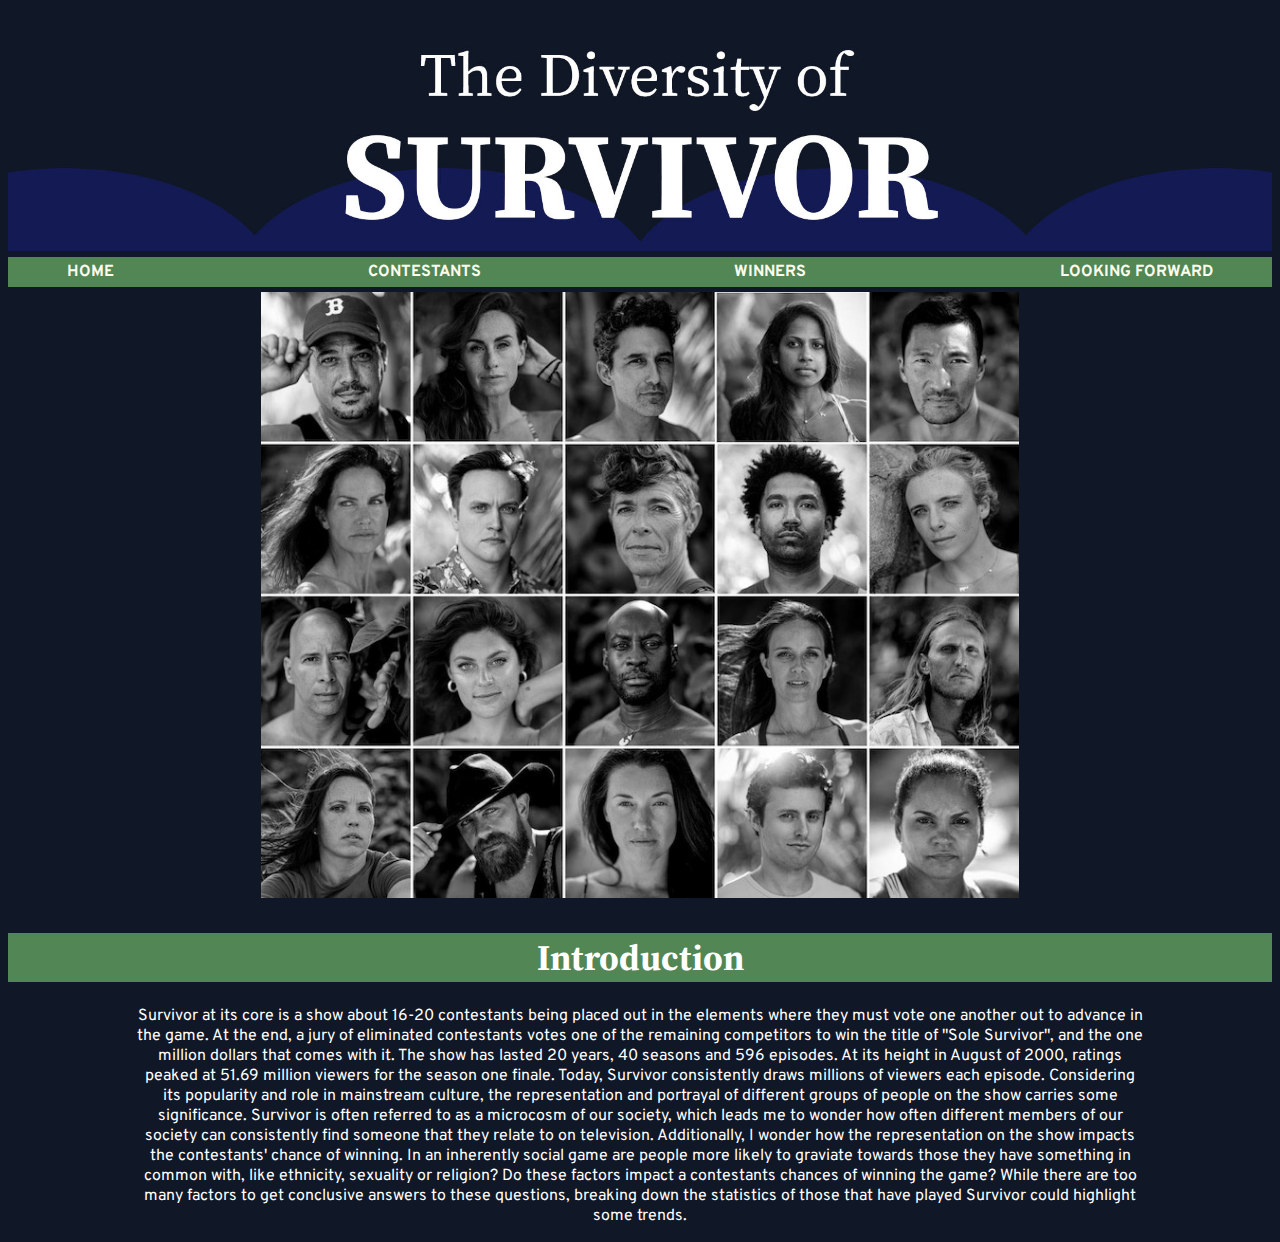
<file: index.html>
<!DOCTYPE html>

<html lang="en">
<head>
  <meta charset="utf-8">
  <meta name="author" content="Jack Anstine">
  <meta name="keywords" content="Jack Anstine, J4502"/>
  <title>Jack Anstine's final website</title>
<link href="https://fonts.googleapis.com/css2?family=Overpass&family=Source+Serif+Pro:wght@600&display=swap" rel="stylesheet">
<link rel="stylesheet" type="text/css" href="styles.css">
</head>

<body>
<section id="header">
  <img src="Banner.jpg" alt="Diversity of Survivor Title Banner."/>
</section>

<div id="navbar">
      <section id="navigation">
        <nav class="nav">
  <a href="index.html">Home</a> &nbsp; &nbsp; &nbsp; &nbsp; &nbsp; <a href="contestants.html">Contestants</a> &nbsp; &nbsp; &nbsp; &nbsp; &nbsp; <a href="winners.html">Winners</a> &nbsp; &nbsp; &nbsp; &nbsp; &nbsp; <a href="lookingforward.html">Looking Forward</a>
</nav>
  </section>
</div>

</section>
  <section id="waw">
<img src="WAW.jpg" alt="Survivor 40 Cast Photo. Why I chose this topic."/>
</section>
<section id="topic">
<h1>
Introduction
</h1>
</section>

<section id=introduction>
<p>
Survivor at its core is a show about 16-20 contestants being placed out in the elements where they must vote one another out to advance in the game. At the end, a jury of eliminated contestants votes one of the remaining competitors to win the title of "Sole Survivor", and the one million dollars that comes with it.
The show has lasted 20 years, 40 seasons and 596 episodes. At its height in August of 2000, ratings peaked at 51.69 million viewers for the season one finale. Today, Survivor consistently draws millions of viewers each episode.
Considering its popularity and role in mainstream culture, the representation and portrayal of different groups of people on the show carries some significance. Survivor is often referred to as a microcosm of our society, which leads me to wonder how often different members of our society can consistently find someone that they relate to on television. Additionally, I wonder how the representation on the show impacts the contestants' chance of winning. In an inherently social game are people more likely to graviate towards those they have something in common with, like ethnicity, sexuality or religion? Do these factors impact a contestants chances of winning the game? While there are too many factors to get conclusive answers to these questions, breaking down the statistics of those that have played Survivor could highlight some trends.
</p>
</section>
</html>
</file>
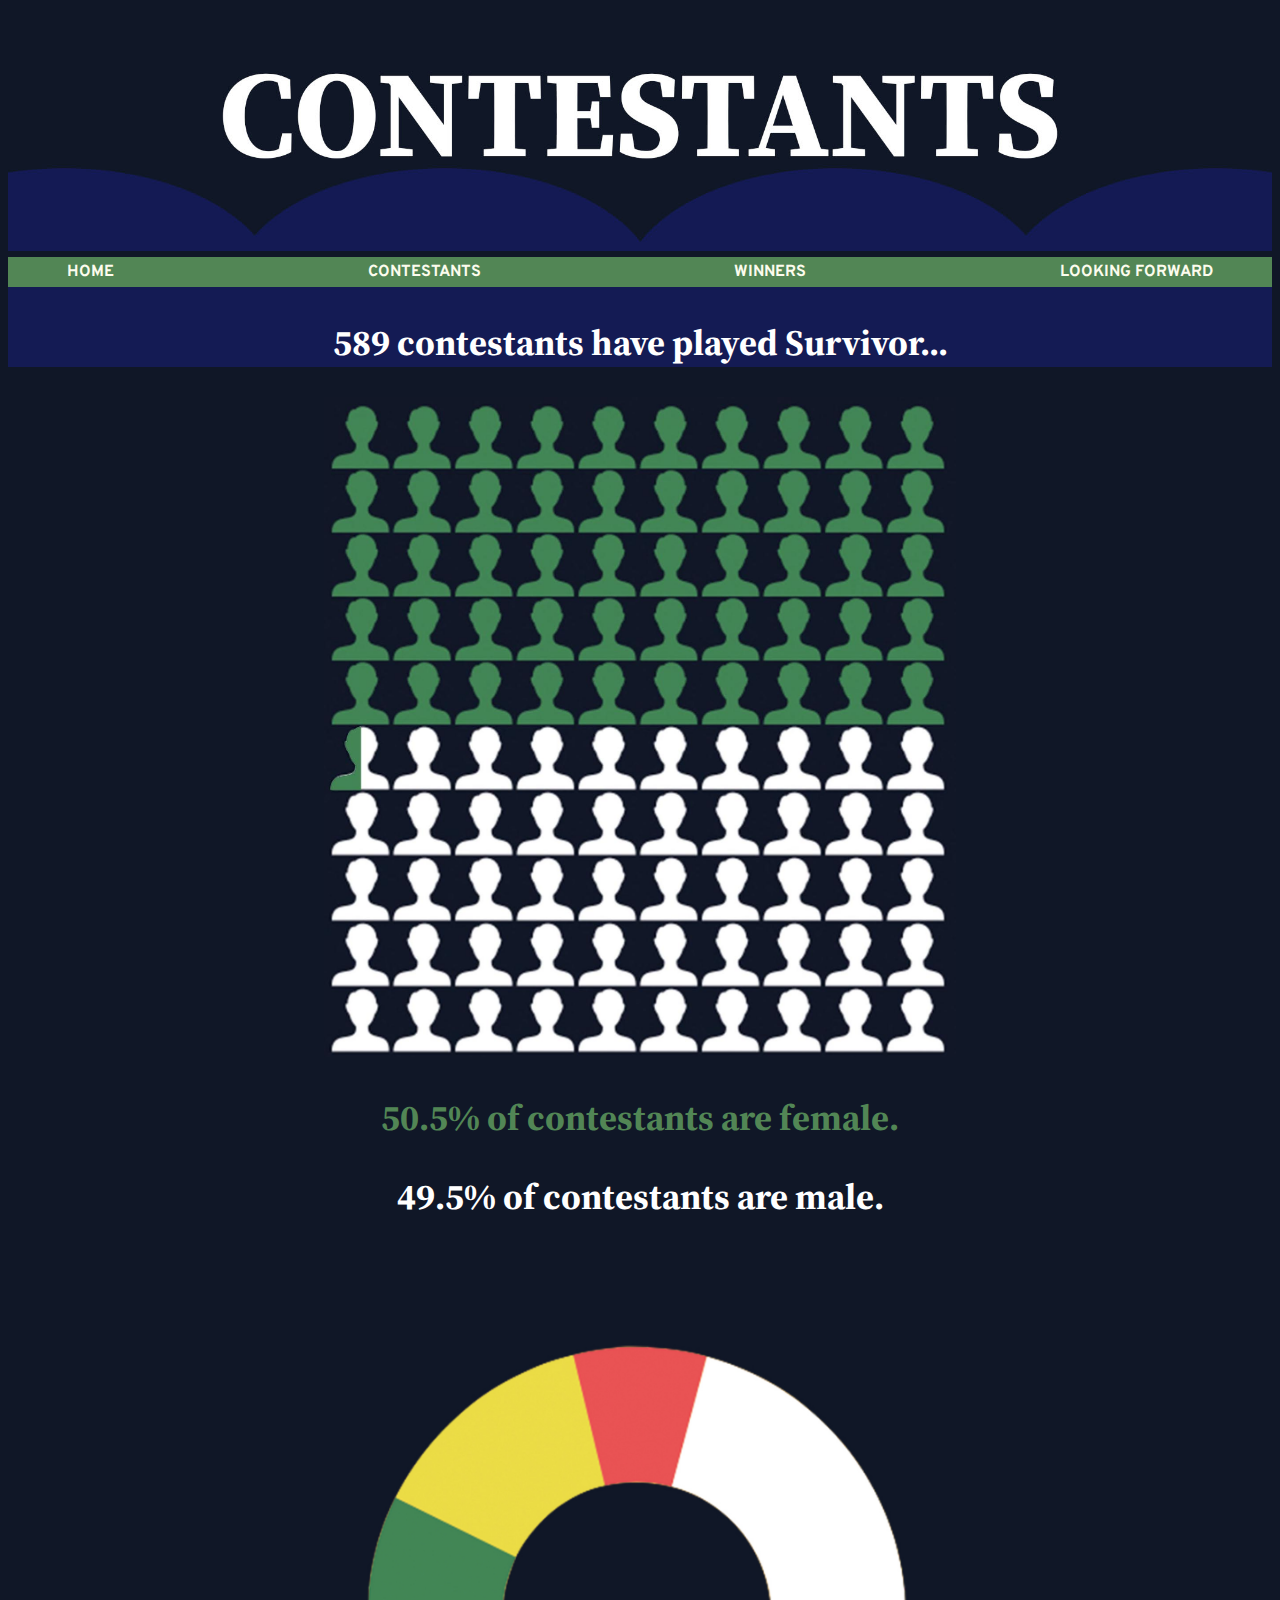
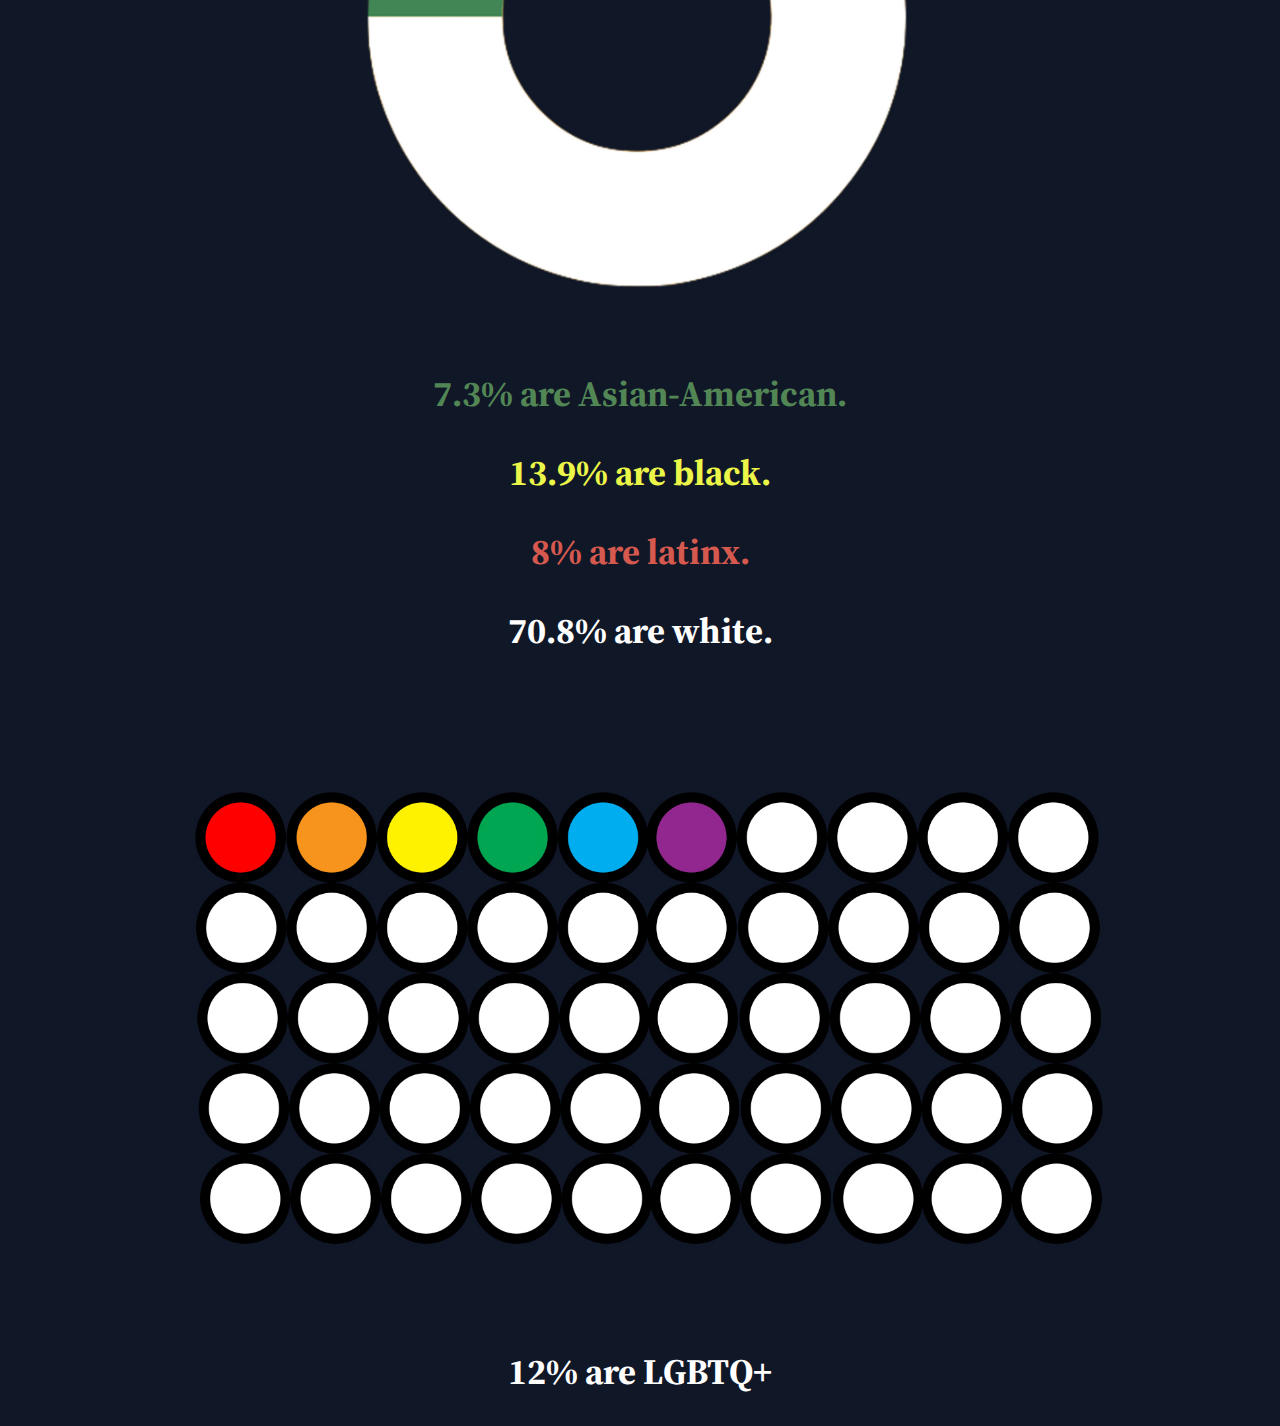
<file: contestants.html>
<!DOCTYPE html>

<html lang="en">
<head>
  <meta charset="utf-8">
  <meta name="author" content="Jack Anstine">
  <meta name="keywords" content="Jack Anstine, J4502"/>
  <title>Jack Anstine's final website</title>
<link href="https://fonts.googleapis.com/css2?family=Overpass&family=Source+Serif+Pro:wght@600&display=swap" rel="stylesheet">
<link rel="stylesheet" type="text/css" href="styles.css">
</head>
<body>
<section id="header">
  <img src="Banner2.jpg" alt="Diversity of Survivor Title Banner."/>
</section>


<div id="navbar">
      <section id="navigation">
        <nav class="nav">
  <a href="index.html">Home</a> &nbsp; &nbsp; &nbsp; &nbsp; &nbsp; <a href="contestants.html">Contestants</a> &nbsp; &nbsp; &nbsp; &nbsp; &nbsp; <a href="winners.html">Winners</a> &nbsp; &nbsp; &nbsp; &nbsp; &nbsp; <a href="lookingforward.html">Looking Forward</a>
</nav>
  </section>
</div>

  <section id="contestants">
<h2>
  589 contestants have played Survivor...
</hr>
</section>
<section id=gender>
    <img src="gender.jpg" alt="50.5% of contestants are female. 49.5% of contestants are male."/>
  </section>


    <section id=female>
  <h2>
    50.5% of contestants are female.
  </h2>
  </section>
  <h2>
    49.5% of contestants are male.
  </h2>


  <section id=ethnicity>
      <img src="ethnicity.jpg" alt="7.3% are Asian-American. 13.9% are black. 8% are latinx. 70.8% are white."/>
    </section>

<section id=asianamerican>
  <h2>
    7.3% are Asian-American.
  </h2>
</section>

<section id=black>
  <h2>
    13.9% are black.
  </h2>
</section>

<section id=latinx>
  <h2>
  8% are latinx.
</h2>
</section>

<section id=white>
  <h2>
    70.8% are white.
  </h2>
</section>



    <section id=lgbtq>
        <img src="lgbtq.jpg" alt="12% are lgbtq+."/>
      </section>
      <h2>
      12% are LGBTQ+
      </h2>
</file>
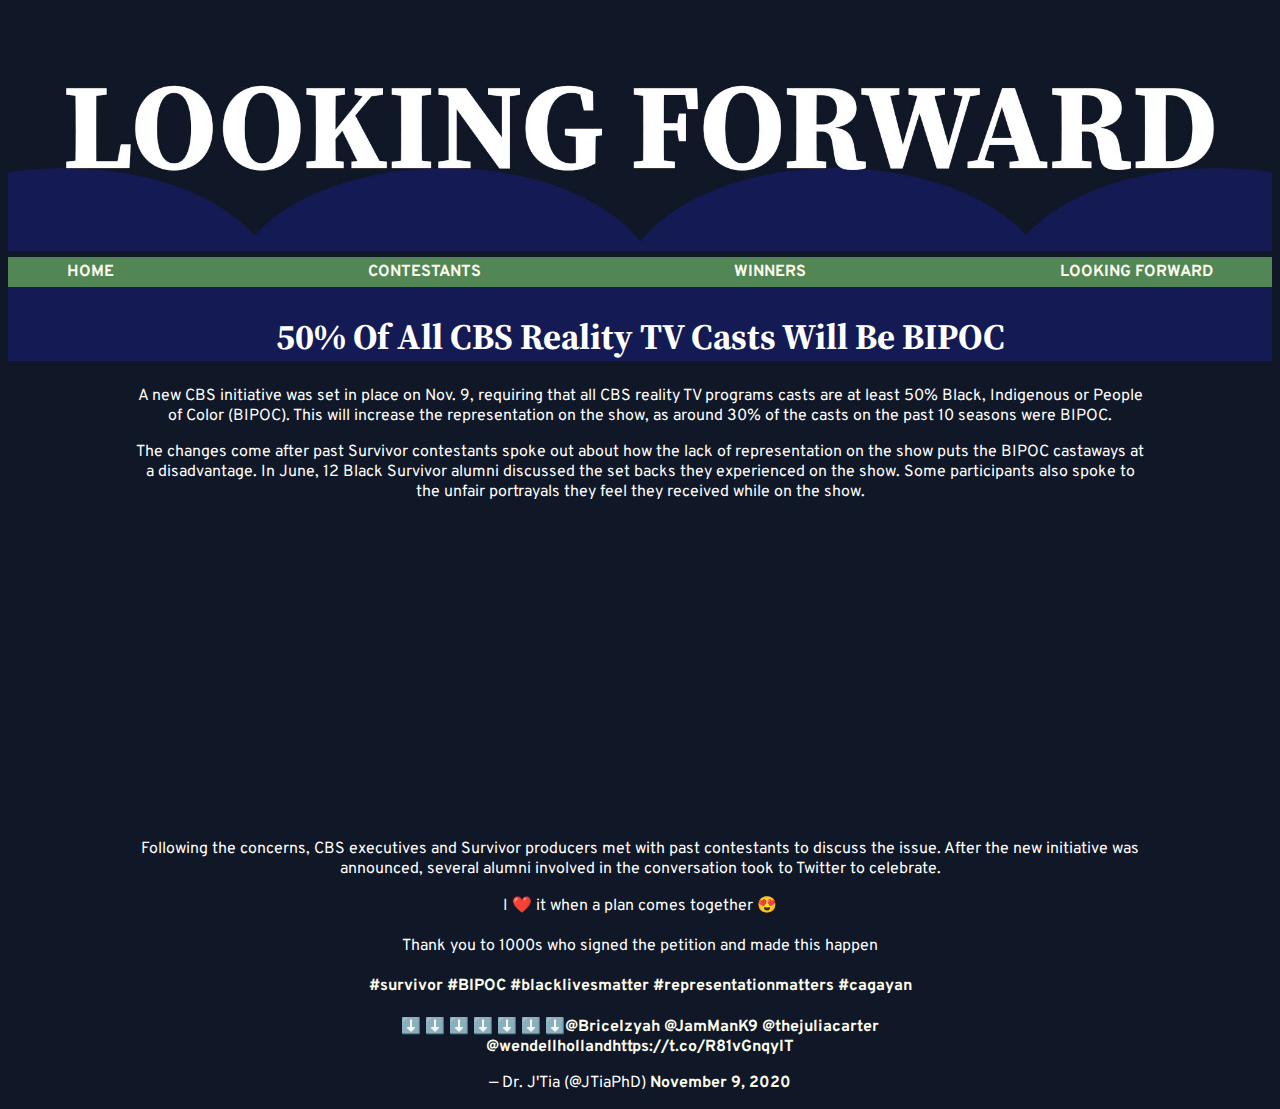
<file: lookingforward.html>
<!DOCTYPE html>

<html lang="en">
<head>
  <meta charset="utf-8">
  <meta name="author" content="Jack Anstine">
  <meta name="keywords" content="Jack Anstine, J4502"/>
  <title>Jack Anstine's final website</title>
<link href="https://fonts.googleapis.com/css2?family=Overpass&family=Source+Serif+Pro:wght@600&display=swap" rel="stylesheet">
<link rel="stylesheet" type="text/css" href="styles.css">
</head>
<body>
<section id="header">
  <img src="Banner4.jpg" alt="Diversity of Survivor Title Banner."/>
</section>

<div id="navbar">
      <section id="navigation">
        <nav class="nav">
  <a href="index.html">Home</a> &nbsp; &nbsp; &nbsp; &nbsp; &nbsp; <a href="contestants.html">Contestants</a> &nbsp; &nbsp; &nbsp; &nbsp; &nbsp; <a href="winners.html">Winners</a> &nbsp; &nbsp; &nbsp; &nbsp; &nbsp; <a href="lookingforward.html">Looking Forward</a>
</nav>
  </section>
</div>
<section id="headline">

<h1>
  50% of All CBS Reality TV Casts will be BIPOC
</h1>
</section>
<section id="lf1"
<p>
A new CBS initiative was set in place on Nov. 9, requiring that all CBS reality TV programs casts are at least 50% Black, Indigenous or People of Color (BIPOC). This will increase the representation on the show, as around 30% of the casts on the past 10 seasons were BIPOC.
</p>


<P>
  The changes come after past Survivor contestants spoke out about how the lack of representation on the show puts the BIPOC castaways at a disadvantage. In June, 12 Black Survivor alumni discussed the set backs they experienced on the show. Some participants also spoke to the unfair portrayals they feel they received while on the show.
</p>
</section>

  <iframe width="560" height="315" src="https://www.youtube.com/embed/lqJM_05fFuk" frameborder="0" allow="accelerometer; autoplay; clipboard-write; encrypted-media; gyroscope; picture-in-picture" allowfullscreen></iframe>

<section id= "lf2"
<P>
Following the concerns, CBS executives and Survivor producers met with past contestants to discuss the issue. After the new initiative was announced, several alumni involved in the conversation took to Twitter to celebrate.
</p>
</section>

<section id="twitter">
<blockquote class="twitter-tweet"><p lang="en" dir="ltr">I ❤️ it when a plan comes together 😍<br><br>Thank you to 1000s who signed the petition and made this happen <br><br> <a href="https://twitter.com/hashtag/survivor?src=hash&amp;ref_src=twsrc%5Etfw">#survivor</a> <a href="https://twitter.com/hashtag/BIPOC?src=hash&amp;ref_src=twsrc%5Etfw">#BIPOC</a> <a href="https://twitter.com/hashtag/blacklivesmatter?src=hash&amp;ref_src=twsrc%5Etfw">#blacklivesmatter</a> <a href="https://twitter.com/hashtag/representationmatters?src=hash&amp;ref_src=twsrc%5Etfw">#representationmatters</a> <a href="https://twitter.com/hashtag/cagayan?src=hash&amp;ref_src=twsrc%5Etfw">#cagayan</a><br><br>⬇️ ⬇️ ⬇️ ⬇️ ⬇️ ⬇️ ⬇️<a href="https://twitter.com/BriceIzyah?ref_src=twsrc%5Etfw">@BriceIzyah</a> <a href="https://twitter.com/JamManK9?ref_src=twsrc%5Etfw">@JamManK9</a> <a href="https://twitter.com/thejuliacarter?ref_src=twsrc%5Etfw">@thejuliacarter</a> <a href="https://twitter.com/wendellholland?ref_src=twsrc%5Etfw">@wendellholland</a><a href="https://t.co/R81vGnqyIT">https://t.co/R81vGnqyIT</a></p>&mdash; Dr. J&#39;Tia (@JTiaPhD) <a href="https://twitter.com/JTiaPhD/status/1325915766244339713?ref_src=twsrc%5Etfw">November 9, 2020</a></blockquote> <script async src="https://platform.twitter.com/widgets.js" charset="utf-8"></script>
</section>
</file>
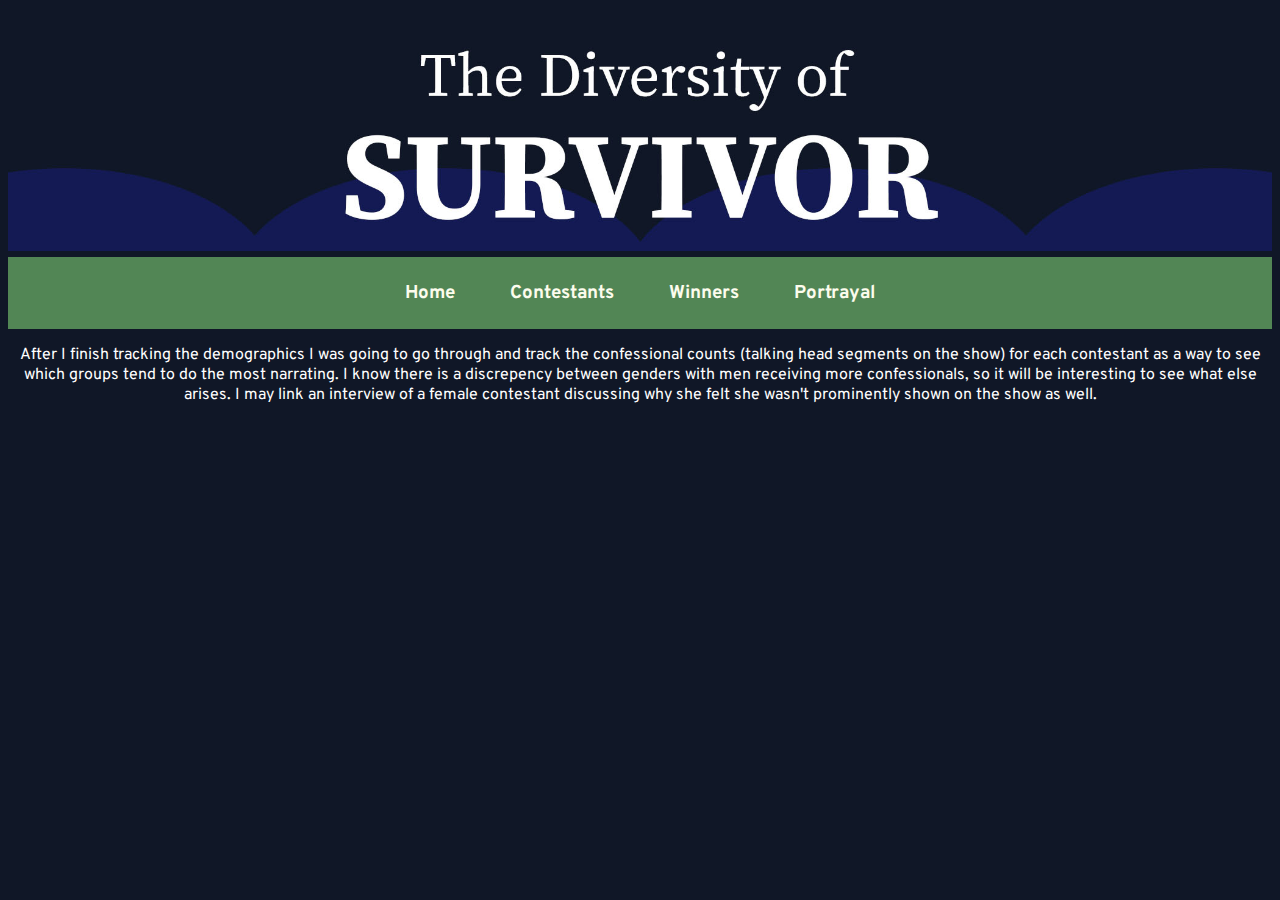
<file: portrayal.html>
<!DOCTYPE html>

<html lang="en">
<head>
  <meta charset="utf-8">
  <meta name="author" content="Jack Anstine">
  <meta name="keywords" content="Jack Anstine, J4502"/>
  <title>Jack Anstine's final website</title>
<link href="https://fonts.googleapis.com/css2?family=Overpass&family=Source+Serif+Pro:wght@600&display=swap" rel="stylesheet">
<link rel="stylesheet" type="text/css" href="styles.css">
</head>
<body>
<section id="header">
  <img src="Banner.jpg" alt="Diversity of Survivor Title Banner."/>
</section>
<section id="navigation">
<h3>
  <a href="index.html">Home</a> &nbsp; &nbsp; &nbsp; &nbsp; &nbsp; <a href="contestants.html">Contestants</a> &nbsp; &nbsp; &nbsp; &nbsp; &nbsp; <a href="winners.html">Winners</a> &nbsp; &nbsp; &nbsp; &nbsp; &nbsp; <a href="portrayal.html">Portrayal</a>
  </h3>
  </section>
<p>
After I finish tracking the demographics I was going to go through and track the confessional counts (talking head segments on the show) for each contestant as a way to see which groups tend to do the most narrating. I know there is a discrepency between genders with men receiving more confessionals, so it will be interesting to see what else arises. I may link an interview of a female contestant discussing why she felt she wasn't prominently shown on the show as well. 
</p>
</file>
<file: styles.css>
body {
background-color: #101727;
font-family: 'Overpass', 'Arial', sans-serif;
color: white;
text-align: center;
font-size: 16px;
}

ul {
list-style-type: none;
margin: 0;
padding: 0;
}

h1 {
font-family: 'Source Serif Pro', sans-serif;
font-size: 36px;
color: white;
font-weight: bold;
text-transform:capitalize;
}

h2 {
font-family: 'Source Serif Pro', sans-serif;
font-size: 36px;
font-weight: bold;
}

.nav {
  font-family: 'Overpass', 'Arial', sans-serif;
  font-size: 16px;
  font-weight: bold;
  color: white;
  text-transform: uppercase;
  text-decoration: none;
  display: flex;
  justify-content: space-around;
  flex-direction: row;

}


a {
text-decoration: none;
  font-weight: bold;
  color: #FCFCED;
}

img {
  width: 100%;
}





#navigation {
font-family: 'Overpass', 'Arial', sans-serif;
font-weight: bold;
list-style: none;
text-decoration: none;
background-color: #528655;
padding: 5px;

}

#waw {
  padding: 5px;
  width: 60%;
  margin-left: auto;
  margin-right: auto;
  display: block;
}

#topic {
  background-color: #528655;
}

#contestants {
  margin-left: auto;
  margin-right: auto;
  background-color: #141B54;
  padding-top: 1px;
}

#gender {
  width: 50%;
  margin-left: auto;
  margin-right: auto;
  display: block;
}

#ethnicity {
  width: 50%;
  margin-left: auto;
  margin-right: auto;
  display: block;
  padding-top: 50px;
}

#lgbtq {
  width: 80%;
  margin-left: auto;
  margin-right: auto;
  display: block;
  padding-top: 50px;

}

#headline {
background-color: #141B54;
padding-top: 1px;
}

#twitter {
margin-left: auto;
margin-right: auto;
width: 50%;

}

#female {
color: #528655
}

#asianamerican {
color: #528655
}

#black {
  color: #EBF648
}

#latinx {
  color: #D5594E
}

#introduction {
margin-left: 10%;
margin-right: 10%;
}

#lf1 {
  margin-left: 10%;
  margin-right: 10%;
}

#lf2{
  margin-left: 10%;
  margin-right: 10%;
}

#femalewinners {
  width: 50%;
  margin-left: auto;
  margin-right: auto;
}

#malewinners {
  width: 50%;
  margin-left: auto;
  margin-right: auto;
}

#aawinners {
  width: 25%;
  margin-left: auto;
  margin-right: auto;
}

#blackwinners {
  width: 50%;
  margin-left: auto;
  margin-right: auto;
}

#sandra {
  width: 15%;
  margin-left: auto;
  margin-right: auto;
}


#whitewinners {
  width: 50%;
  margin-left: auto;
  margin-right: auto;
}
</file>
